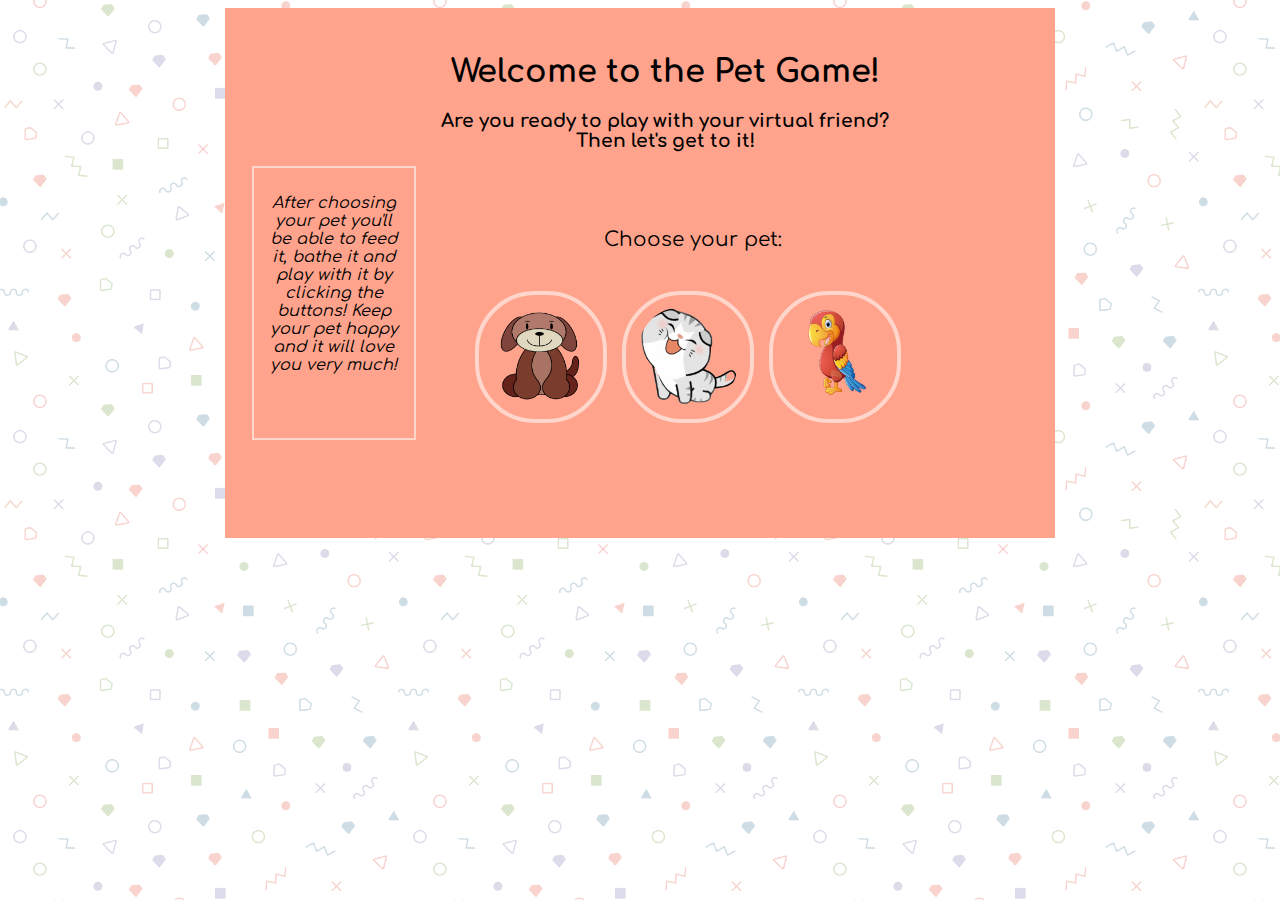
<file: index.html>
<!DOCTYPE html>
<html lang="en" dir="ltr">
  <head>
    <meta charset="utf-8">
    <title>Pet game</title>
      <link rel="stylesheet" href="css/master.css">
      <!-- font -->
      <link rel="preconnect" href="https://fonts.gstatic.com">
      <link href="https://fonts.googleapis.com/css2?family=Comfortaa:wght@300&display=swap" rel="stylesheet">
  </head>
  <body>
<div class="container">
  <div class="welcome">
    <h1>Welcome to the Pet Game!</h1>
    <h3>Are you ready to play with your virtual friend? <br>
    Then let's get to it!</h3>
  </div>

  <div class="instructions">
    <p>After choosing your pet you'll be able to feed it,
       bathe it and play with it by clicking the buttons!
       Keep your pet happy and it will love you very much!</p>
  </div>

  <div class="choose-pet">
    <p id="choose-pet-title">Choose your pet:</p>
      <div class="pet-links">
      <a id="choose-dog" href="pets/dog.html">
      <img class="img-link" src="img/dog.png" alt="dog" width="100"></a>

      <a id="choose-cat" href="pets/cat.html">
      <img class="img-link" src="img/cat.png" alt="cat" width="100"></a>

      <a id="choose-parrot" href="pets/parrot.html">
      <img class="img-link" src="img/parrot.png" alt="parrot" width="100"></a>
      </div>
  </div>

</div>

    <script src="javascript/master.js" charset="utf-8"></script>
  </body>
</html>
</file>
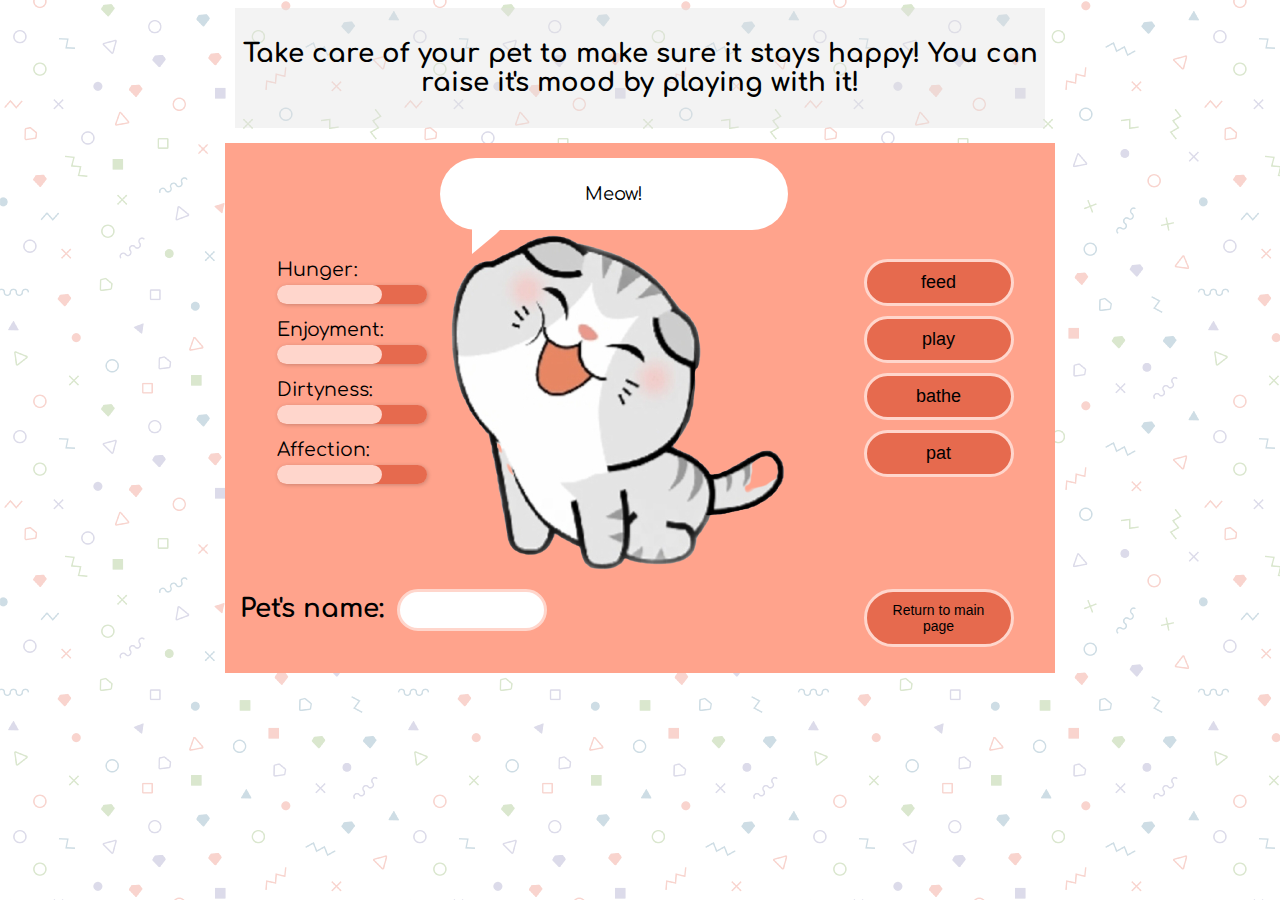
<file: pets/cat.html>
<!DOCTYPE html>
<html lang="en" dir="ltr">
  <head>
    <meta charset="utf-8">
    <title>Play with your cat!</title>
    <link rel="stylesheet" href="../css/master.css">
    <link rel="preconnect" href="https://fonts.gstatic.com">
    <link href="https://fonts.googleapis.com/css2?family=Comfortaa:wght@300&display=swap" rel="stylesheet">
  </head>
  <body>
    <div class="pet-intro">
      <p>Take care of your pet to make sure it stays happy! You can raise it's mood by playing with it!</p>
    </div>
    <div class="container">
      <div class="pet">
        <div id="pet-message" class="pet-message bubble">Meow!</div>
          <img class="pet-image" src="../img/cat.png" alt="pet cat">
      </div>
      <div class="action-buttons">
        <button class="action-button" type="button" value="feed" onclick="feed()">feed</button>
        <button class="action-button" type="button" value="play" onclick="play()">play</button>
        <button class="action-button" type="button" value="bathe" onclick="bathe()">bathe</button>
        <button class="action-button" type="button" value="pat" onclick="pat()">pat</button>
      </div>
      <div class="pet-stats">
        <label for="hunger-stat">Hunger:</label>
        <progress id="hunger-stat" value="70" max="100"></progress>

        <label for="enjoyment-stat">Enjoyment:</label>
        <progress id="enjoyment-stat" value="70" max="100"></progress>

        <label for="dirtyness-stat">Dirtyness:</label>
        <progress id="dirtyness-stat" value="70" max="100"></progress>

        <label for="affection-stat">Affection:</label>
        <progress id="affection-stat" value="70" max="100"></progress>
      </div>
      <div class="return-home">
        <a href="../index.html"><button type="button" class="return-home-button">Return to main page</button></a>
      </div>
      <div class="pet-name">
        <label for="pet-name-input">Pet's name:</label>
        <input class="name-input" type="text" name="name-input" id="pet-name-input">
      </div>
    </div>
    <script src="../javascript/master.js" charset="utf-8"></script>
  </body>
</html>
</file>
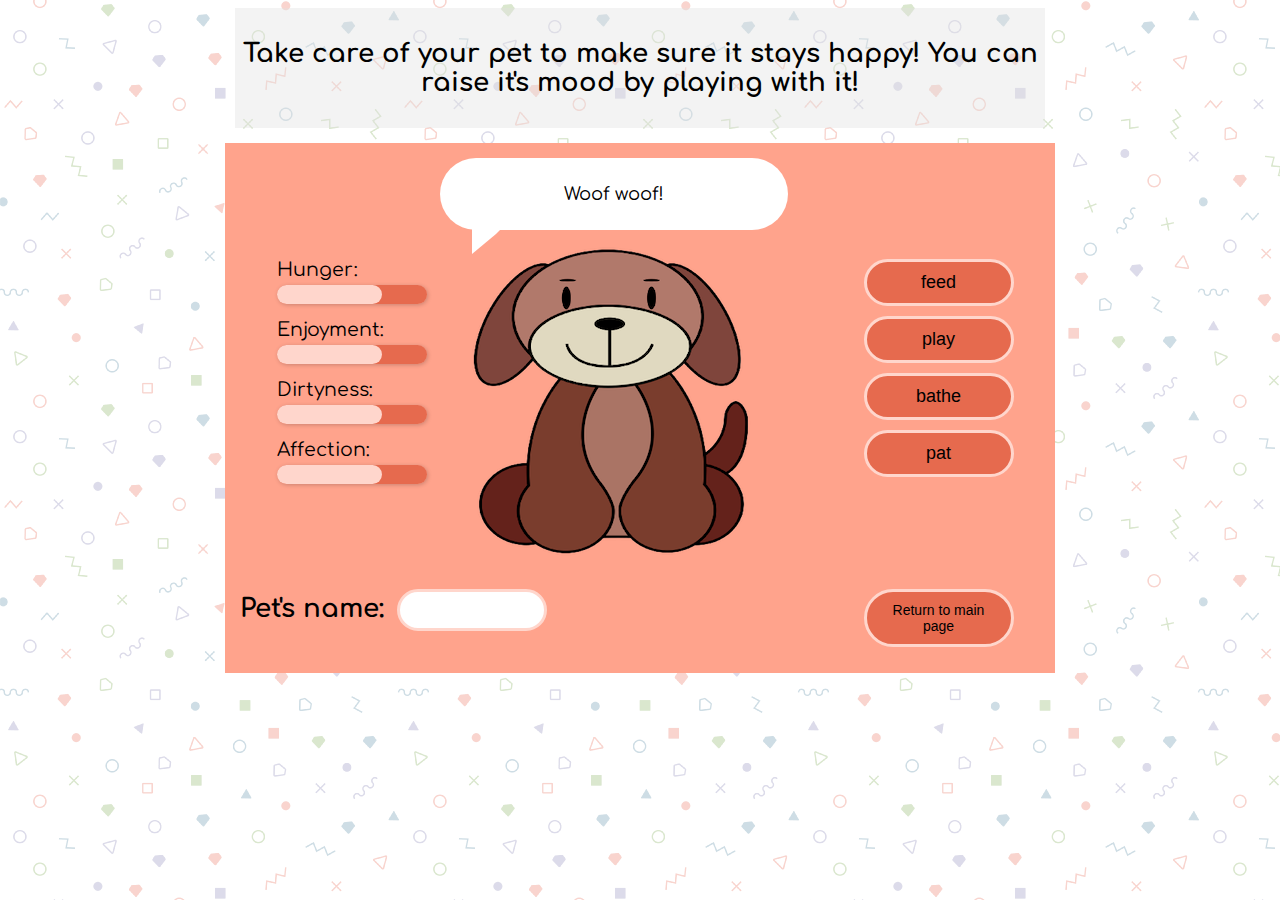
<file: pets/dog.html>
<!DOCTYPE html>
<html lang="en" dir="ltr">
  <head>
    <meta charset="utf-8">
    <title>Play with your dog!</title>
    <link rel="stylesheet" href="../css/master.css">
    <link rel="preconnect" href="https://fonts.gstatic.com">
    <link href="https://fonts.googleapis.com/css2?family=Comfortaa:wght@300&display=swap" rel="stylesheet">
  </head>
  <body>
    <div class="pet-intro">
      <p>Take care of your pet to make sure it stays happy! You can raise it's mood by playing with it!</p>
    </div>
    <div class="container">
      <div class="pet">
        <div id="pet-message" class="pet-message bubble">Woof woof!</div>
          <img class="pet-image" src="../img/dog.png" alt="pet dog">
      </div>
      <div class="action-buttons">
        <button class="action-button" type="button" value="feed" onclick="feed()">feed</button>
        <button class="action-button" type="button" value="play" onclick="play()">play</button>
        <button class="action-button" type="button" value="bathe" onclick="bathe()">bathe</button>
        <button class="action-button" type="button" value="pat" onclick="pat()">pat</button>
      </div>
      <div class="pet-stats">
        <label for="hunger-stat">Hunger:</label>
        <progress id="hunger-stat" value="70" max="100"></progress>

        <label for="enjoyment-stat">Enjoyment:</label>
        <progress id="enjoyment-stat" value="70" max="100"></progress>

        <label for="dirtyness-stat">Dirtyness:</label>
        <progress id="dirtyness-stat" value="70" max="100"></progress>

        <label for="affection-stat">Affection:</label>
        <progress id="affection-stat" value="70" max="100"></progress>
      </div>
      <div class="return-home">
        <a href="../index.html"><button type="button" class="return-home-button">Return to main page</button></a>
      </div>
      <div class="pet-name">
        <label for="pet-name-input">Pet's name:</label>
        <input class="name-input" type="text" name="name-input" id="pet-name-input">
      </div>
    </div>
    <script src="../javascript/master.js" charset="utf-8"></script>
  </body>
</html>
</file>
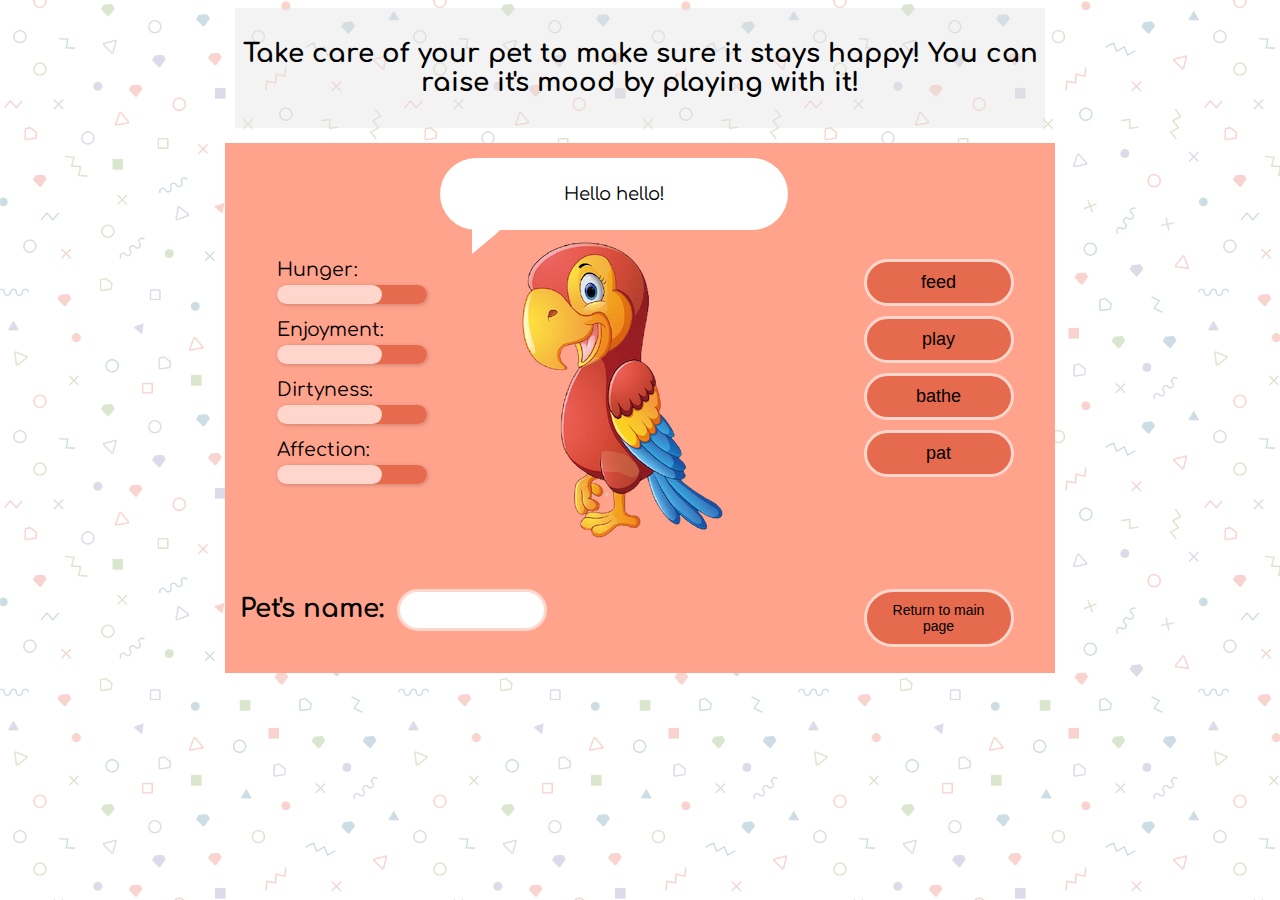
<file: pets/parrot.html>
<!DOCTYPE html>
<html lang="en" dir="ltr">
  <head>
    <meta charset="utf-8">
    <title>Play with your parrot!</title>
    <link rel="stylesheet" href="../css/master.css">
    <link rel="preconnect" href="https://fonts.gstatic.com">
    <link href="https://fonts.googleapis.com/css2?family=Comfortaa:wght@300&display=swap" rel="stylesheet">
  </head>
  <body>
    <div class="pet-intro">
      <p>Take care of your pet to make sure it stays happy! You can raise it's mood by playing with it!</p>
    </div>
    <div class="container">
      <div class="pet">
        <div id="pet-message" class="pet-message bubble">Hello hello!</div>
          <img class="pet-image" src="../img/parrot.png" alt="pet parrot">
      </div>
      <div class="action-buttons">
        <button class="action-button" type="button" value="feed" onclick="feed()">feed</button>
        <button class="action-button" type="button" value="play" onclick="play()">play</button>
        <button class="action-button" type="button" value="bathe" onclick="bathe()">bathe</button>
        <button class="action-button" type="button" value="pat" onclick="pat()">pat</button>
      </div>
      <div class="pet-stats">
        <label for="hunger-stat">Hunger:</label>
        <progress id="hunger-stat" value="70" max="100"></progress>

        <label for="enjoyment-stat">Enjoyment:</label>
        <progress id="enjoyment-stat" value="70" max="100"></progress>

        <label for="dirtyness-stat">Dirtyness:</label>
        <progress id="dirtyness-stat" value="70" max="100"></progress>

        <label for="affection-stat">Affection:</label>
        <progress id="affection-stat" value="70" max="100"></progress>
      </div>
      <div class="return-home">
        <a href="../index.html"><button type="button" class="return-home-button">Return to main page</button></a>
      </div>
      <div class="pet-name">
        <label for="pet-name-input">Pet's name:</label>
        <input class="name-input" type="text" name="name-input" id="pet-name-input">
      </div>
    </div>
    <script src="../javascript/master.js" charset="utf-8"></script>
  </body>
</html>
</file>
<file: css/master.css>
body {
  background-image: url(../img/pattern.png);
  font-family: 'Comfortaa', cursive;
}
.container {
  width: 800px;
  height: 500px;
  position: relative;
  margin: auto;
  background: #FFA38C;
  padding: 15px;
}
/* -- welcome text and introduction -- */
.welcome {
  text-align: center;
  margin-left: 50px;
  padding: 10px;
}
/* -- instruction box on the left -- */
.instructions {
  position: absolute;
  top: 28%;
  left: 2%;
  border: solid #ffd6cc 2px;
  width: 140px;
  height: 250px;
  padding: 10px;
  margin: 10px;
  text-align: center;
  font-size: 16px;
  font-style: italic;
}
/* -- choose your pet text -- */
#choose-pet-title {
  text-align: center;
  font-size: 20px;
  margin-bottom: 40px;
}
/* -- choose your pet text and imagelinks -- */
.choose-pet {
  margin: auto;
  position: absolute;
  top: 200px;
  left: 250px;
}
.img-link {
  border: solid #ffd6cc 4px;
  border-radius: 60px;
  padding: 12px;
  margin-right: 10px;
}
/* ------- Pet game css -------- */

/* -- styling for intro text -- */
.pet-intro {
  width: 800px;
  position: relative;
  margin: auto;
  margin-bottom: 15px;
  font-size: 26px;
  font-weight: bold;
  text-align: center;
  padding: 5px;
  background-color: rgba(225, 225, 225, 0.4);
}
/* -- center the pet image -- */
.pet {
  display: block;
  width: 50%;
  margin-left: auto;
  margin-right: auto;
}
/* -- pet action buttons on the right -- */
.action-buttons {
  position: absolute;
  top: 20%;
  right: 5%;
}
.action-buttons button{
  display: block;
  background-color: #e66a4e;
  border: 3px solid #ffd6cc;
  border-radius: 30px;
  padding: 10px 15px;
  margin-bottom: 10px;
  margin-top: 10px;
  cursor: pointer;
  font-size: 18px;
  width: 150px;
}
.action-buttons button:hover {
  background-color: #fcb7a7;
  }
  /* -- pet's status bars -- */
.pet-stats {
  position: absolute;
  top: 20%;
  left: 5%;
  font-size: 19px;
  padding: 10px;
}
.pet-stats progress {
  display: block;
  width: 150px;
  margin-bottom: 15px;
  margin-top: 5px;
}
progress {
  border-radius: 10px;
  box-shadow: 1px 1px 4px rgba(0,0,0,0.2);
}
progress::-webkit-progress-bar {
  background-color: #e66a4e;
  border-radius: 10px;
}
progress::-webkit-progress-value {
  background-color: #ffd6cc;
  border-radius: 10px;
}
/* -- speech bubble -- */
.pet-message {
  position: relative;
  font-size: 18px;
  line-height: 24px;
  width: 300px;
  background: white;
  border-radius: 40px;
  padding: 24px;
  text-align: center;
}
.bubble:before {
  content: "";
  width: 0px;
  height: 0px;
  position: absolute;
  border-left: 24px solid white;
  border-right: 12px solid transparent;
  border-top: 12px solid white;
  border-bottom: 20px solid transparent;
  left: 32px;
  bottom: -24px;
}
/* -- styling for return home button -- */
.return-home {
  position: absolute;
  right: 5%;
  bottom: 5%;
}
.return-home-button {
  font-size: 14px;
  background-color: #e66a4e;
  width: 150px;
  border: 3px solid #ffd6cc;
  border-radius: 30px;
  padding: 10px 15px;
  cursor: pointer;
}
.return-home-button:hover {
  background-color: #fcb7a7;
}
/* -- styling for pet's name -- */
.pet-name {
  display: inline;
  font-size: 26px;
  font-weight: bold;
}
.name-input {
  box-sizing: border-box;
  text-align: center;
  font-size: 22px;
  padding: 5px 10px;
  margin: 5px;
  border: 3px solid #ffd6cc;
  border-radius: 30px;
  width: 150px;
}
.name-input:focus {
  outline: none;
}
</file>
